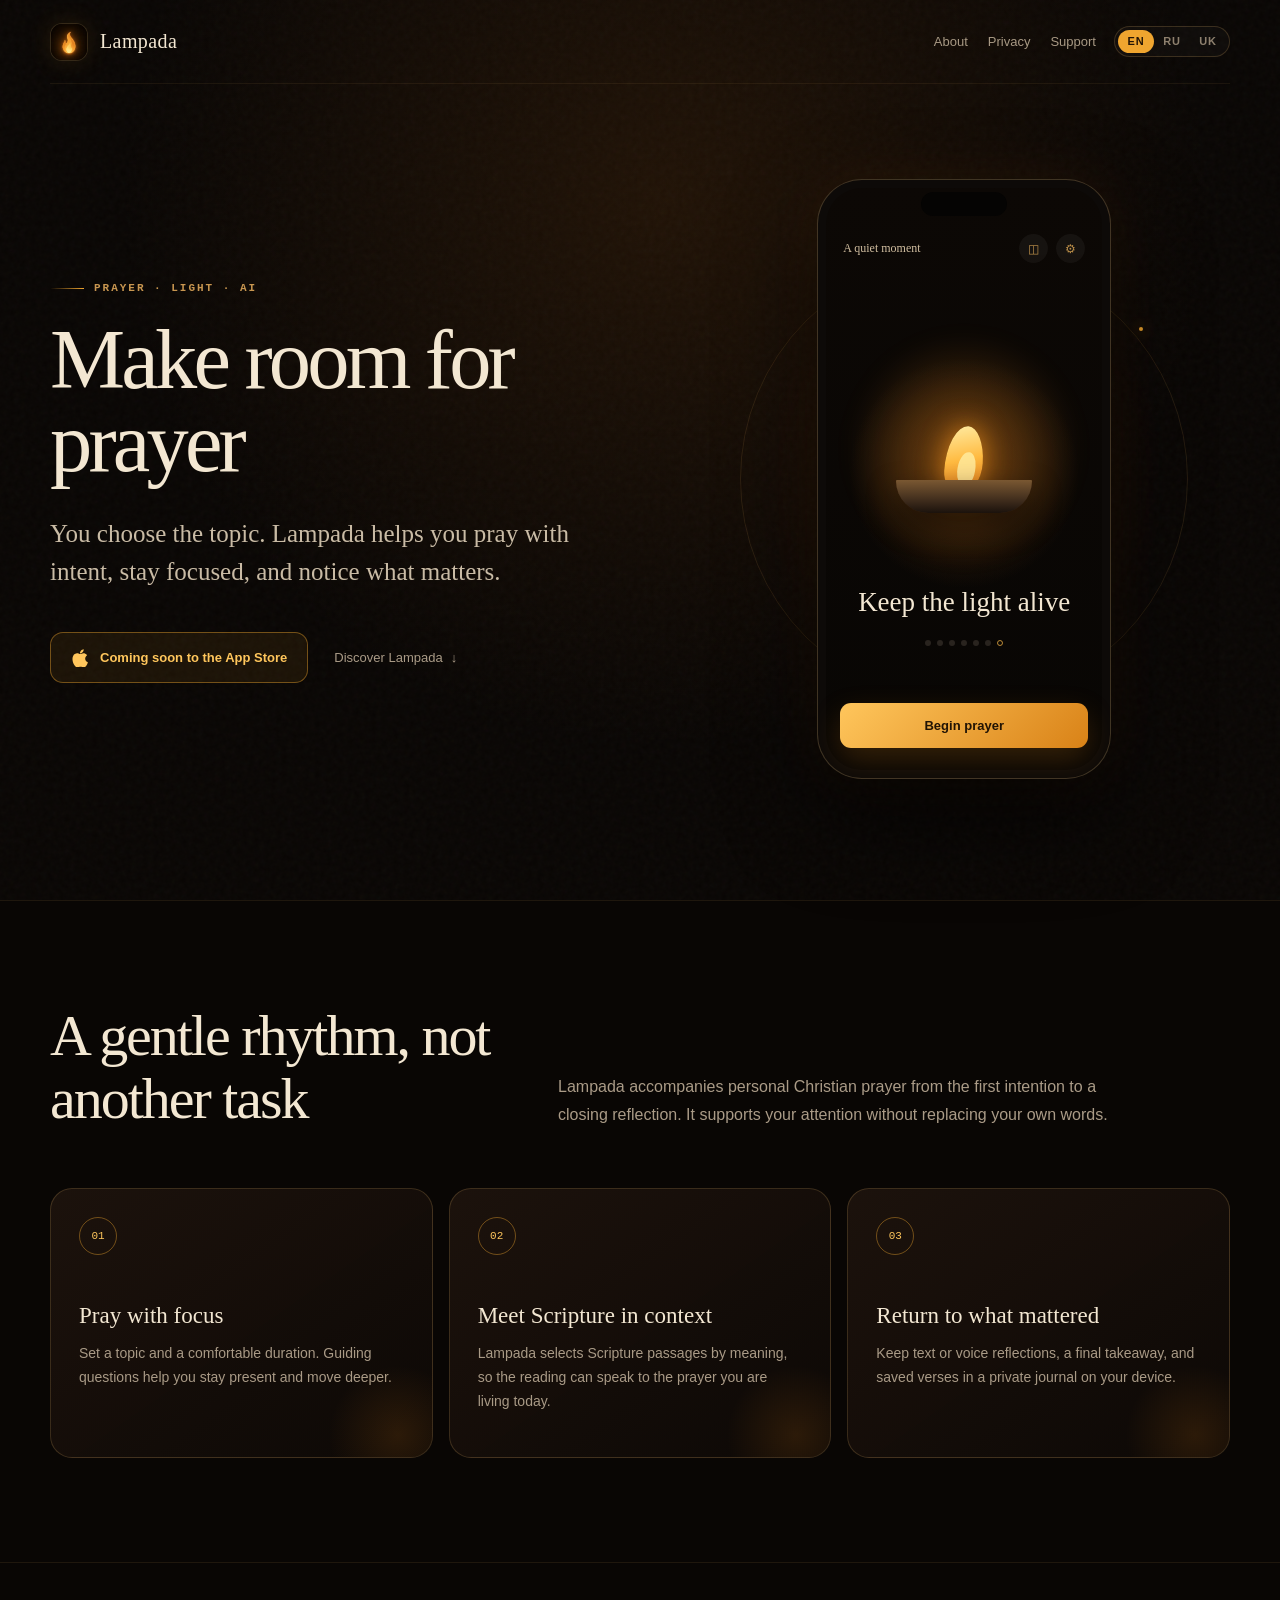
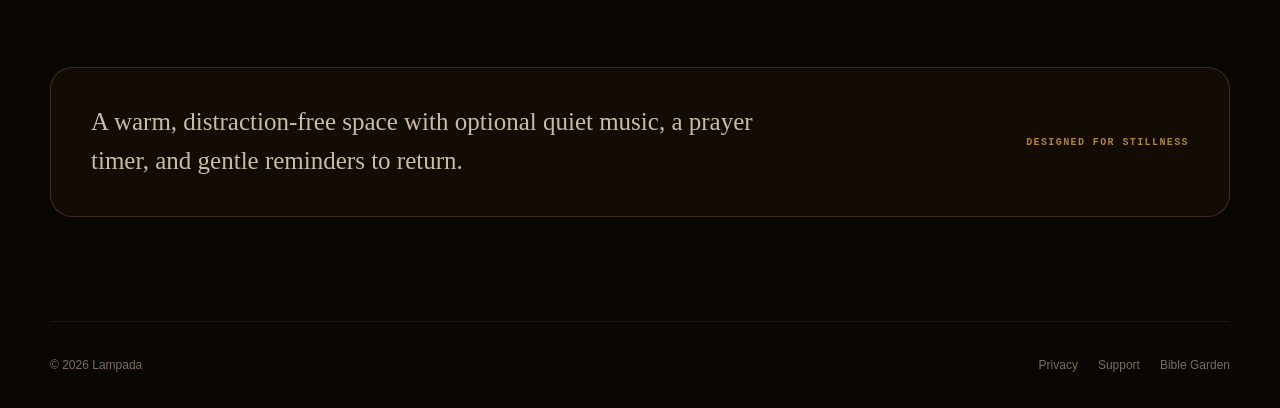
<file: lampada/index.html>
<!doctype html>
<html lang="en">
<head>
    <meta charset="utf-8">
    <meta name="viewport" content="width=device-width, initial-scale=1">
    <title>Lampada — A space for personal prayer</title>
    <meta
        name="description"
        content="Lampada is a mobile app that helps you pray with intent, keep your focus, and return to meaningful thoughts later."
        data-en="Lampada is a mobile app that helps you pray with intent, keep your focus, and return to meaningful thoughts later."
        data-ru="Lampada — мобильное приложение, которое помогает молиться целенаправленно, сохранять фокус и возвращаться к важным мыслям." data-uk="Lampada — мобільний застосунок, що допомагає молитися цілеспрямовано, зберігати зосередженість і повертатися до важливих думок."
    >
    <meta property="og:title" content="Lampada — A space for personal prayer">
    <meta property="og:description" content="Prayer. Light. AI.">
    <meta property="og:image" content="https://lampada.bible.garden/assets/lampada-icon-512.png">
    <meta property="og:type" content="website">
    <meta property="og:url" content="https://lampada.bible.garden/">
    <meta name="theme-color" content="#090604">
    <link rel="canonical" href="https://lampada.bible.garden/">
    <link rel="icon" type="image/png" href="assets/lampada-icon-64.png">
    <link rel="stylesheet" href="assets/styles.css?v=20260905-uk">
    <script src="assets/site.js?v=20260905-uk" defer></script>
</head>
<body
    data-title-en="Lampada — A space for personal prayer"
    data-title-ru="Lampada — пространство для личной молитвы" data-title-uk="Lampada — простір для особистої молитви"
>
    <header class="site-header shell">
        <a class="brand" href="/" aria-label="Lampada home" data-aria-en="Lampada home" data-aria-ru="Главная Lampada" data-aria-uk="Головна Lampada">
            <span class="brand-mark" aria-hidden="true">
                <img src="assets/lampada-icon.webp" width="38" height="38" alt="">
            </span>
            <span class="brand-name">Lampada</span>
        </a>
        <div class="header-tools">
            <nav class="site-nav" aria-label="Primary navigation" data-aria-en="Primary navigation" data-aria-ru="Основная навигация" data-aria-uk="Основна навігація">
                <a href="#purpose" data-i18n data-en="About" data-ru="О приложении" data-uk="Про застосунок">About</a>
                <a href="/privacy" data-i18n data-en="Privacy" data-ru="Конфиденциальность" data-uk="Конфіденційність">Privacy</a>
                <a href="/support" data-i18n data-en="Support" data-ru="Поддержка" data-uk="Підтримка">Support</a>
            </nav>
            <div class="language-switcher" aria-label="Language" data-aria-en="Language" data-aria-ru="Язык" data-aria-uk="Мова">
                <button type="button" data-lang="en" aria-pressed="true">EN</button>
                <button type="button" data-lang="ru" aria-pressed="false">RU</button>
                <button type="button" data-lang="uk" aria-pressed="false">UK</button>
            </div>
        </div>
    </header>

    <main>
        <section class="hero shell" aria-labelledby="hero-title">
            <div class="hero-copy">
                <p class="eyebrow" data-i18n data-en="Prayer · Light · AI" data-ru="Молитва · Свет · ИИ" data-uk="Молитва · Світло · ШІ">Prayer · Light · AI</p>
                <h1 id="hero-title" data-i18n data-en="Make room for prayer" data-ru="Освободи место для молитвы" data-uk="Звільни місце для молитви">Make room for prayer</h1>
                <p
                    class="hero-lead"
                    data-i18n
                    data-en="You choose the topic. Lampada helps you pray with intent, stay focused, and notice what matters."
                    data-ru="Ты выбираешь тему. Lampada помогает молиться целенаправленно, сохранять фокус и замечать главное." data-uk="Ти обираєш тему. Lampada допомагає молитися цілеспрямовано, зберігати зосередженість і помічати головне."
                >You choose the topic. Lampada helps you pray with intent, stay focused, and notice what matters.</p>
                <div class="hero-actions">
                    <span class="availability">
                        <svg viewBox="0 0 24 24" fill="none" aria-hidden="true"><path d="M15.7 4.1c-.9 1.1-2.3 2-3.7 1.9-.2-1.4.5-2.9 1.3-3.8.9-1.1 2.4-1.8 3.6-1.9.2 1.4-.4 2.8-1.2 3.8ZM18.9 12.8c0-3 2.5-4.5 2.6-4.6-1.4-2.1-3.7-2.4-4.5-2.5-1.9-.2-3.7 1.1-4.7 1.1-1 0-2.5-1.1-4.1-1-2.1 0-4.1 1.2-5.2 3.1-2.2 3.8-.6 9.5 1.6 12.6 1.1 1.5 2.3 3.2 4 3.1 1.6-.1 2.2-1 4.2-1s2.5 1 4.2 1c1.7 0 2.8-1.5 3.8-3.1 1.2-1.8 1.7-3.5 1.7-3.6-.1 0-3.6-1.4-3.6-5.1Z" fill="currentColor"/></svg>
                        <span data-i18n data-en="Coming soon to the App Store" data-ru="Скоро в App Store" data-uk="Незабаром в App Store">Coming soon to the App Store</span>
                    </span>
                    <a class="text-link" href="#purpose">
                        <span data-i18n data-en="Discover Lampada" data-ru="Узнать о Lampada" data-uk="Дізнатися про Lampada">Discover Lampada</span>
                        <span aria-hidden="true">↓</span>
                    </a>
                </div>
            </div>

            <div class="hero-art" aria-label="Lampada app preview" data-aria-en="Lampada app preview" data-aria-ru="Предпросмотр приложения Lampada" data-aria-uk="Попередній перегляд застосунку Lampada">
                <div class="orbit" aria-hidden="true"></div>
                <div class="phone" aria-hidden="true">
                    <div class="phone-top">
                        <span data-i18n data-en="A quiet moment" data-ru="Тихий момент" data-uk="Тиха мить">A quiet moment</span>
                        <div class="phone-icons"><span class="phone-icon">◫</span><span class="phone-icon">⚙</span></div>
                    </div>
                    <div class="flame-wrap">
                        <div class="flame-glow"></div>
                        <div class="flame"></div>
                        <div class="lamp-bowl"></div>
                    </div>
                    <div class="phone-copy">
                        <strong data-i18n data-en="Keep the light alive" data-ru="Поддержи огонёк" data-uk="Підтримай вогник">Keep the light alive</strong>
                        <div class="week-dots"><span></span><span></span><span></span><span></span><span></span><span></span><span></span></div>
                    </div>
                    <div class="phone-button" data-i18n data-en="Begin prayer" data-ru="Начать молитву" data-uk="Почати молитву">Begin prayer</div>
                </div>
            </div>
        </section>

        <section class="section" id="purpose" aria-labelledby="purpose-title">
            <div class="shell">
                <div class="section-heading">
                    <h2 id="purpose-title" data-i18n data-en="A gentle rhythm, not another task" data-ru="Мягкий ритм, а не ещё одна задача" data-uk="М’який ритм, а не ще одне завдання">A gentle rhythm, not another task</h2>
                    <p
                        data-i18n
                        data-en="Lampada accompanies personal Christian prayer from the first intention to a closing reflection. It supports your attention without replacing your own words."
                        data-ru="Lampada сопровождает личную христианскую молитву от первого намерения до завершающего размышления. Она поддерживает внимание, не подменяя твои собственные слова." data-uk="Lampada супроводжує особисту християнську молитву від першого наміру до завершального роздуму. Вона підтримує увагу, не підміняючи твоїх власних слів."
                    >Lampada accompanies personal Christian prayer from the first intention to a closing reflection. It supports your attention without replacing your own words.</p>
                </div>

                <div class="features">
                    <article class="feature">
                        <span class="feature-number">01</span>
                        <h3 class="feature-title" data-i18n data-en="Pray with focus" data-ru="Молись осознанно" data-uk="Молися усвідомлено">Pray with focus</h3>
                        <p
                            data-i18n
                            data-en="Set a topic and a comfortable duration. Guiding questions help you stay present and move deeper."
                            data-ru="Задай тему и удобную длительность. Направляющие вопросы помогают оставаться в моменте и идти глубже." data-uk="Обери тему та зручну тривалість. Навідні запитання допомагають залишатися в моменті й заглиблюватися."
                        >Set a topic and a comfortable duration. Guiding questions help you stay present and move deeper.</p>
                    </article>
                    <article class="feature">
                        <span class="feature-number">02</span>
                        <h3 class="feature-title" data-i18n data-en="Meet Scripture in context" data-ru="Встречай Писание в контексте" data-uk="Зустрічай Писання в контексті">Meet Scripture in context</h3>
                        <p
                            data-i18n
                            data-en="Lampada selects Scripture passages by meaning, so the reading can speak to the prayer you are living today."
                            data-ru="Lampada подбирает отрывки Писания по смыслу, чтобы чтение отзывалось на молитву, которой ты живёшь сегодня." data-uk="Lampada добирає уривки Писання за змістом, щоб читання відгукувалося на молитву, якою ти живеш сьогодні."
                        >Lampada selects Scripture passages by meaning, so the reading can speak to the prayer you are living today.</p>
                    </article>
                    <article class="feature">
                        <span class="feature-number">03</span>
                        <h3 class="feature-title" data-i18n data-en="Return to what mattered" data-ru="Возвращайся к главному" data-uk="Повертайся до головного">Return to what mattered</h3>
                        <p
                            data-i18n
                            data-en="Keep text or voice reflections, a final takeaway, and saved verses in a private journal on your device."
                            data-ru="Сохраняй текстовые или голосовые размышления, итог молитвы и избранные стихи в личном дневнике на устройстве." data-uk="Зберігай текстові або голосові роздуми, підсумок молитви й улюблені вірші в особистому щоденнику на пристрої."
                        >Keep text or voice reflections, a final takeaway, and saved verses in a private journal on your device.</p>
                    </article>
                </div>
            </div>
        </section>

        <section class="section">
            <div class="shell">
                <div class="quiet-note">
                    <p
                        data-i18n
                        data-en="A warm, distraction-free space with optional quiet music, a prayer timer, and gentle reminders to return."
                        data-ru="Тёплое пространство без лишнего шума: спокойная музыка, таймер молитвы и мягкие напоминания вернуться." data-uk="Теплий простір без зайвого шуму: спокійна музика, таймер молитви й м’які нагадування повернутися."
                    >A warm, distraction-free space with optional quiet music, a prayer timer, and gentle reminders to return.</p>
                    <span data-i18n data-en="Designed for stillness" data-ru="Создано для тишины" data-uk="Створено для тиші">Designed for stillness</span>
                </div>
            </div>
        </section>
    </main>

    <footer class="site-footer shell">
        <span>© 2026 Lampada</span>
        <div class="footer-links">
            <a href="/privacy" data-i18n data-en="Privacy" data-ru="Конфиденциальность" data-uk="Конфіденційність">Privacy</a>
            <a href="/support" data-i18n data-en="Support" data-ru="Поддержка" data-uk="Підтримка">Support</a>
            <a href="https://bible.garden" data-i18n data-en="Bible Garden" data-ru="Bible Garden" data-uk="Bible Garden">Bible Garden</a>
        </div>
    </footer>
</body>
</html>
</file>
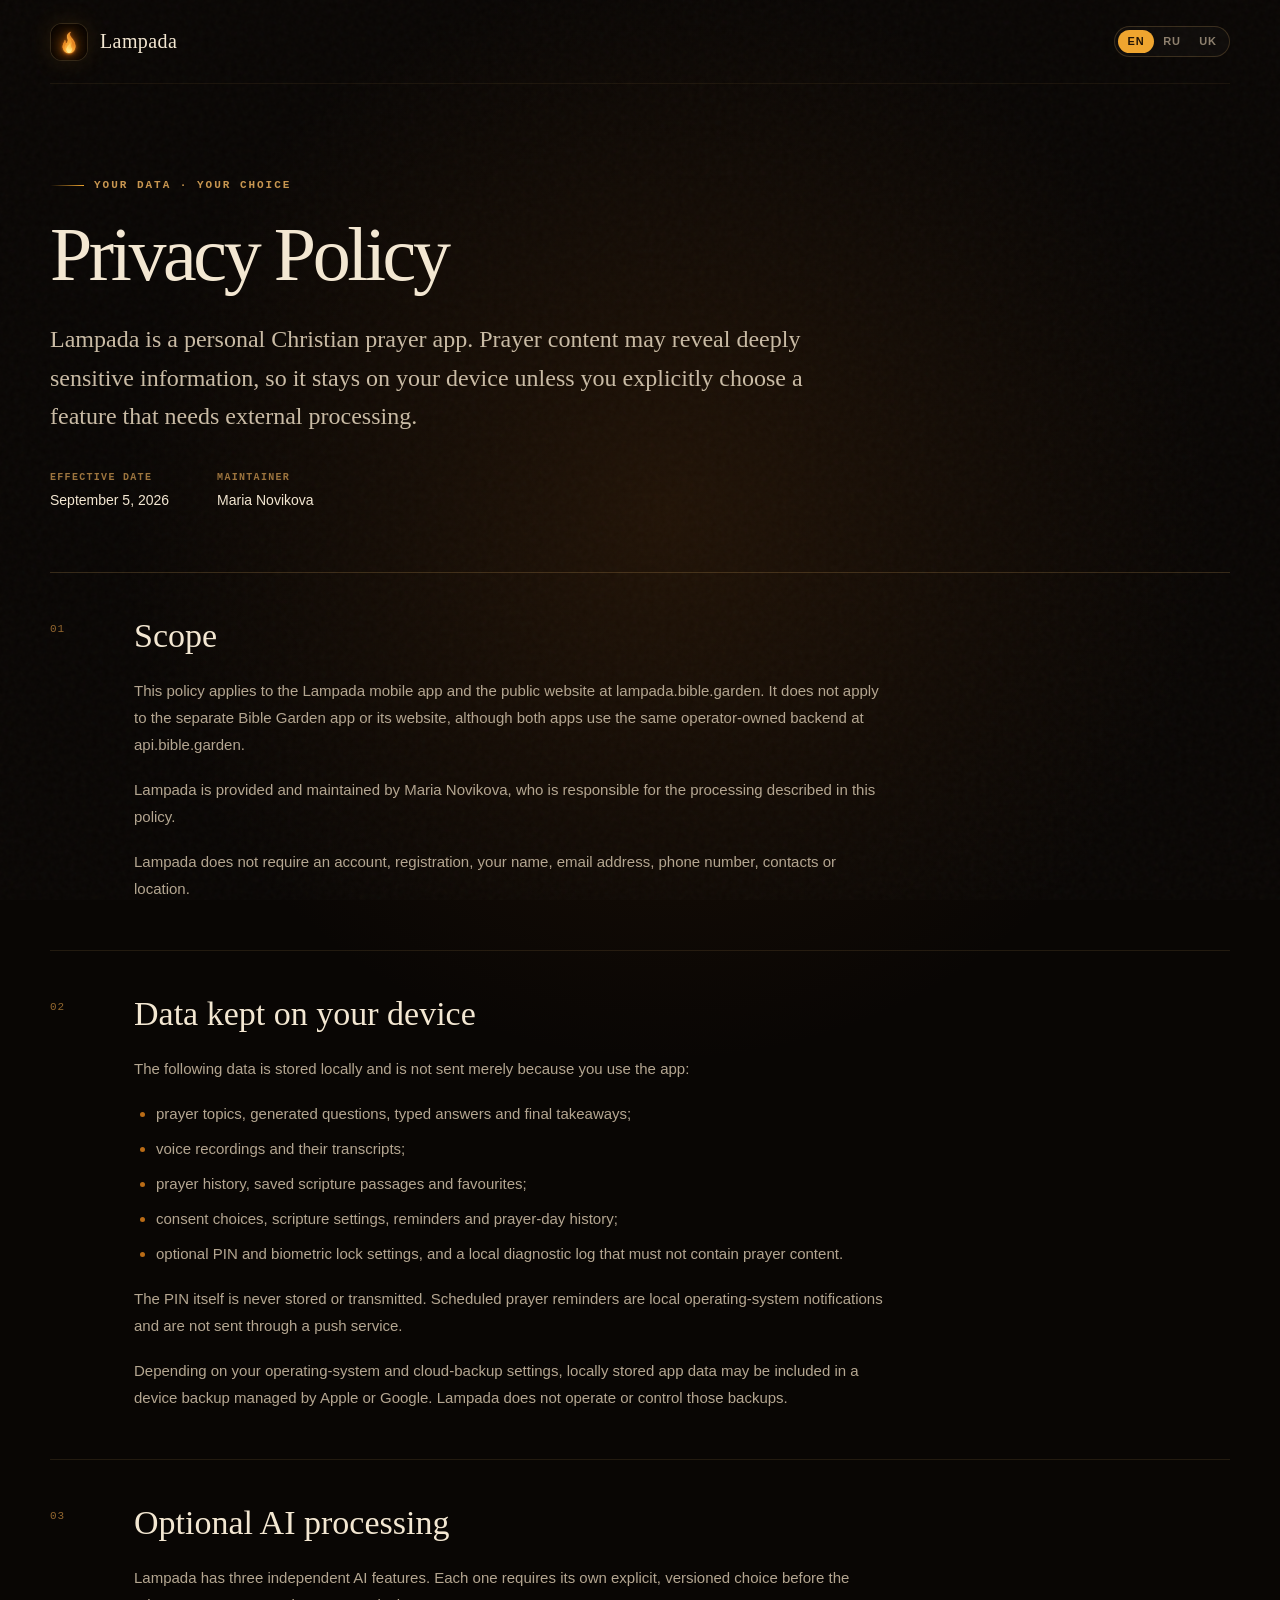
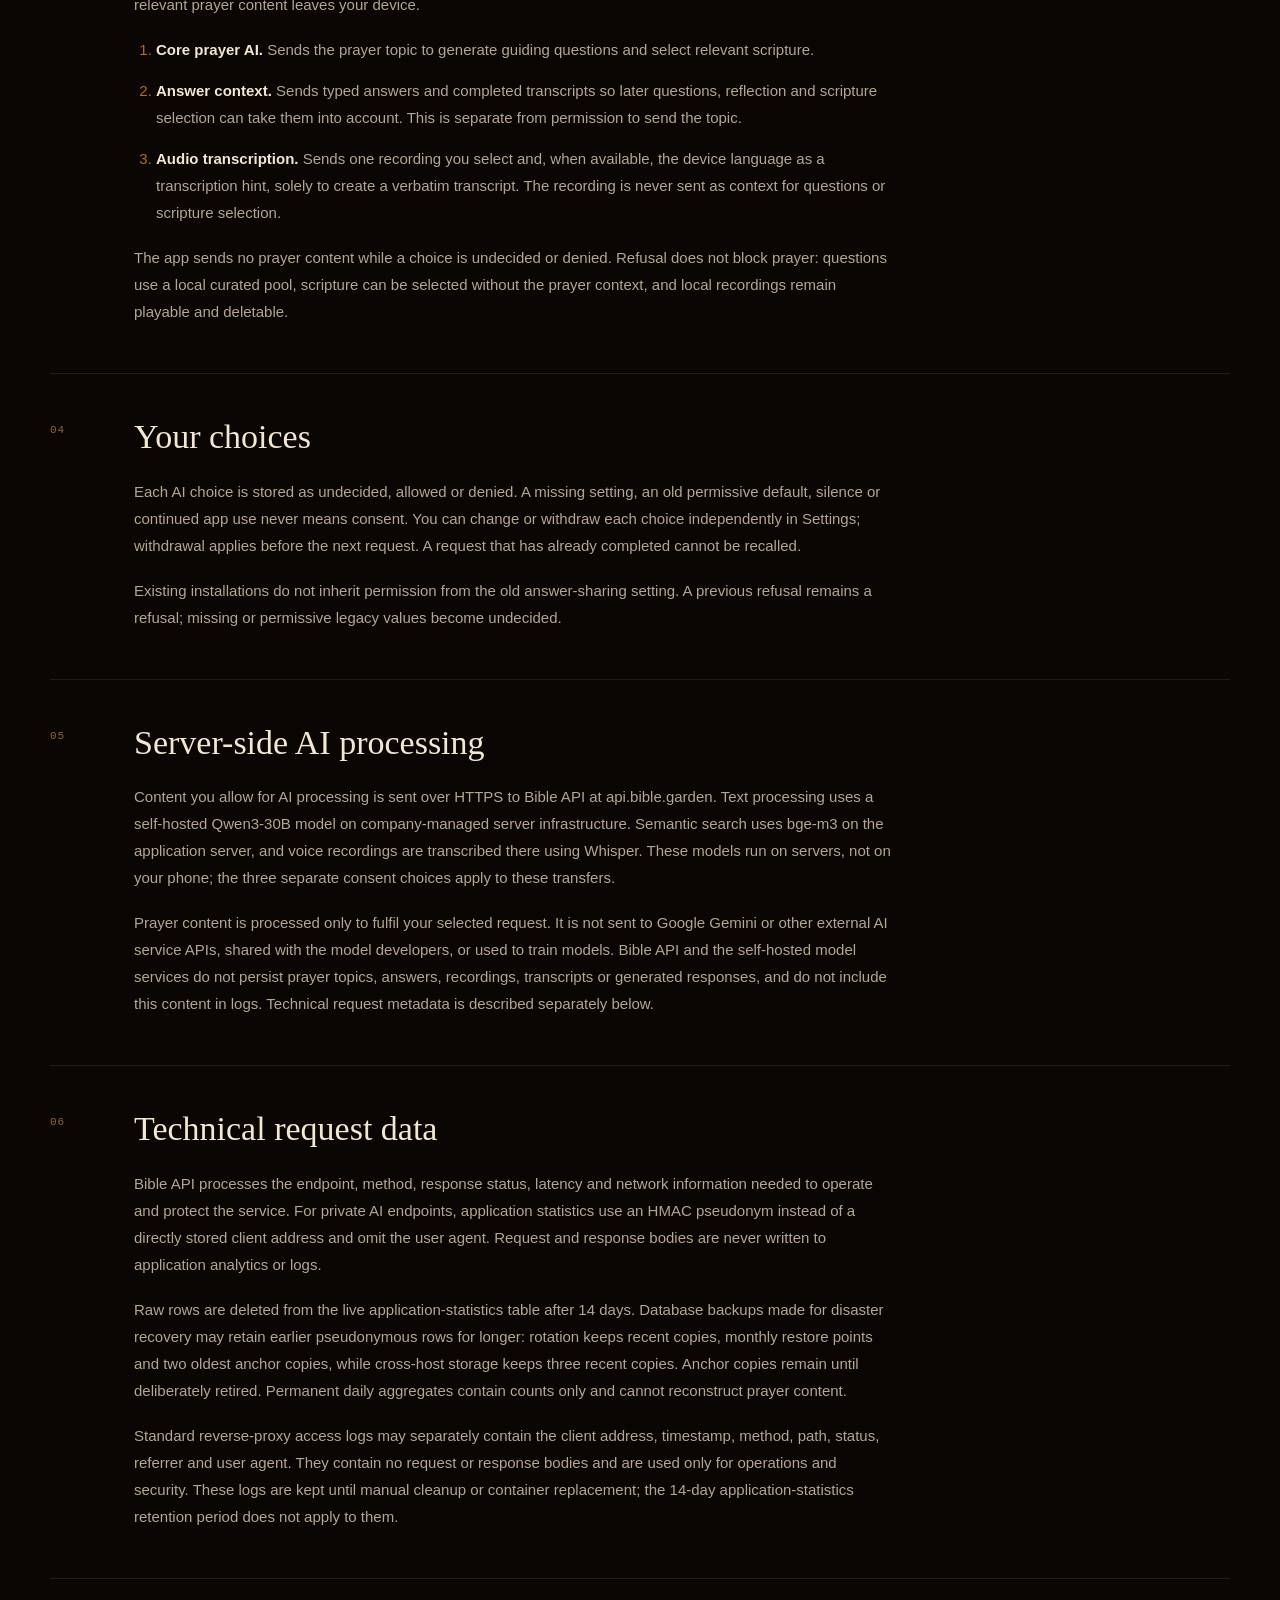
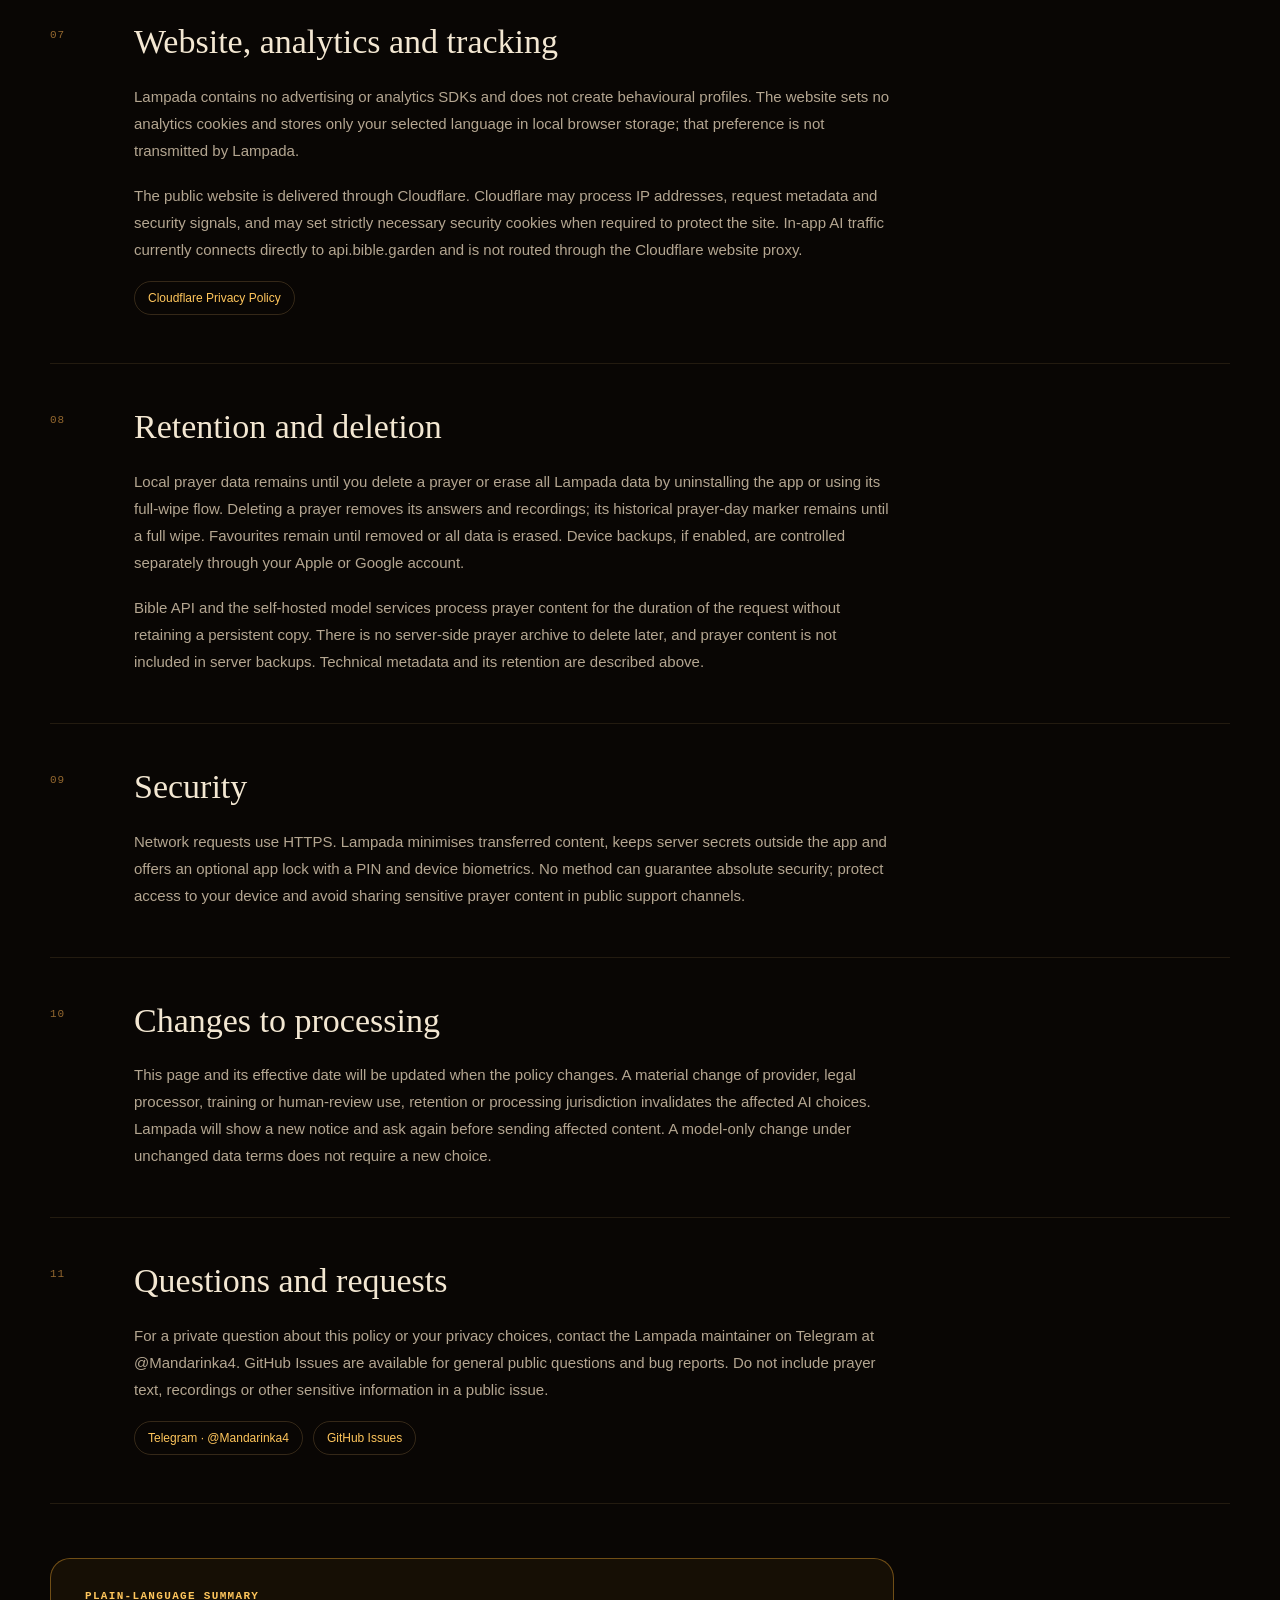
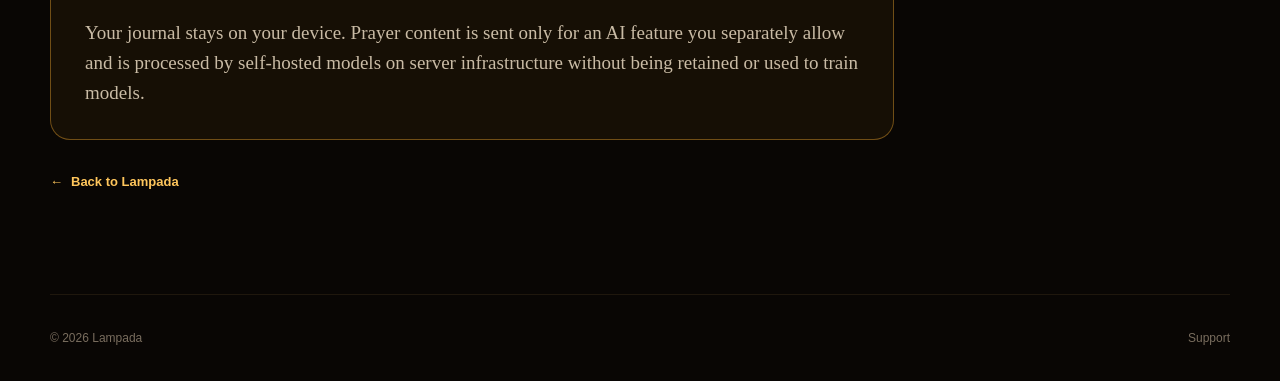
<file: lampada/privacy/index.html>
<!doctype html>
<html lang="en">
<head>
    <meta charset="utf-8">
    <meta name="viewport" content="width=device-width, initial-scale=1">
    <title>Privacy Policy — Lampada</title>
    <meta
        name="description"
        content="Privacy Policy for the Lampada personal prayer app."
        data-en="Privacy Policy for the Lampada personal prayer app."
        data-ru="Политика конфиденциальности приложения для личной молитвы Lampada." data-uk="Політика конфіденційності застосунку для особистої молитви Lampada."
    >
    <meta name="robots" content="index,follow">
    <meta name="theme-color" content="#090604">
    <link rel="canonical" href="https://lampada.bible.garden/privacy">
    <link rel="icon" type="image/png" href="../assets/lampada-icon-64.png">
    <link rel="stylesheet" href="../assets/styles.css?v=20260905-uk">
    <script src="../assets/site.js?v=20260905-uk" defer></script>
</head>
<body data-title-en="Privacy Policy — Lampada" data-title-ru="Политика конфиденциальности — Lampada" data-title-uk="Політика конфіденційності — Lampada">
    <header class="site-header shell">
        <a class="brand" href="/" aria-label="Lampada home" data-aria-en="Lampada home" data-aria-ru="Главная Lampada" data-aria-uk="Головна Lampada">
            <span class="brand-mark" aria-hidden="true">
                <img src="../assets/lampada-icon.webp" width="38" height="38" alt="">
            </span>
            <span class="brand-name">Lampada</span>
        </a>
        <div class="language-switcher" aria-label="Language" data-aria-en="Language" data-aria-ru="Язык" data-aria-uk="Мова">
            <button type="button" data-lang="en" aria-pressed="true">EN</button>
            <button type="button" data-lang="ru" aria-pressed="false">RU</button>
            <button type="button" data-lang="uk" aria-pressed="false">UK</button>
        </div>
    </header>

    <main class="policy-main shell">
        <header class="policy-hero">
            <p class="eyebrow" data-i18n data-en="Your data · Your choice" data-ru="Ваши данные · Ваш выбор" data-uk="Ваші дані · Ваш вибір">Your data · Your choice</p>
            <h1 class="policy-title" data-i18n data-en="Privacy Policy" data-ru="Политика конфиденциальности" data-uk="Політика конфіденційності">Privacy Policy</h1>
            <p
                class="policy-intro"
                data-i18n
                data-en="Lampada is a personal Christian prayer app. Prayer content may reveal deeply sensitive information, so it stays on your device unless you explicitly choose a feature that needs external processing."
                data-ru="Lampada — приложение для личной христианской молитвы. Содержание молитвы может раскрывать глубоко личную информацию, поэтому оно остаётся на вашем устройстве, пока вы явно не выберете функцию, которой нужна внешняя обработка." data-uk="Lampada — застосунок для особистої християнської молитви. Зміст молитви може розкривати глибоко особисту інформацію, тому він залишається на вашому пристрої, доки ви явно не оберете функцію, якій потрібна зовнішня обробка."
            >Lampada is a personal Christian prayer app. Prayer content may reveal deeply sensitive information, so it stays on your device unless you explicitly choose a feature that needs external processing.</p>
            <dl class="policy-meta">
                <div>
                    <dt data-i18n data-en="Effective date" data-ru="Дата вступления в силу" data-uk="Дата набрання чинності">Effective date</dt>
                    <dd data-i18n data-en="September 5, 2026" data-ru="5 сентября 2026 года" data-uk="5 вересня 2026 року">September 5, 2026</dd>
                </div>
                <div>
                    <dt data-i18n data-en="Maintainer" data-ru="Владелец проекта" data-uk="Власниця проєкту">Maintainer</dt>
                    <dd>Maria Novikova</dd>
                </div>
            </dl>
        </header>

        <div class="policy-content">
            <section class="policy-section" aria-labelledby="scope-title">
                <span class="policy-number" aria-hidden="true">01</span>
                <div>
                    <h2 id="scope-title" data-i18n data-en="Scope" data-ru="Область действия" data-uk="Сфера дії">Scope</h2>
                    <p
                        data-i18n
                        data-en="This policy applies to the Lampada mobile app and the public website at lampada.bible.garden. It does not apply to the separate Bible Garden app or its website, although both apps use the same operator-owned backend at api.bible.garden."
                        data-ru="Эта политика относится к мобильному приложению Lampada и публичному сайту lampada.bible.garden. Она не относится к отдельному приложению Bible Garden и его сайту, хотя оба приложения используют общий сервер владельца по адресу api.bible.garden." data-uk="Ця політика стосується мобільного застосунку Lampada та публічного сайту lampada.bible.garden. Вона не стосується окремого застосунку Bible Garden і його сайту, хоча обидва застосунки використовують спільний сервер власника за адресою api.bible.garden."
                    >This policy applies to the Lampada mobile app and the public website at lampada.bible.garden. It does not apply to the separate Bible Garden app or its website, although both apps use the same operator-owned backend at api.bible.garden.</p>
                    <p
                        data-i18n
                        data-en="Lampada is provided and maintained by Maria Novikova, who is responsible for the processing described in this policy."
                        data-ru="Lampada предоставляет и поддерживает Мария Новикова, ответственная за обработку данных, описанную в этой политике." data-uk="Lampada надає та підтримує Марія Новікова, відповідальна за обробку даних, описану в цій політиці."
                    >Lampada is provided and maintained by Maria Novikova, who is responsible for the processing described in this policy.</p>
                    <p
                        data-i18n
                        data-en="Lampada does not require an account, registration, your name, email address, phone number, contacts or location."
                        data-ru="Lampada не требует аккаунта, регистрации, имени, адреса электронной почты, номера телефона, доступа к контактам или геолокации." data-uk="Lampada не потребує облікового запису, реєстрації, імені, адреси електронної пошти, номера телефону, доступу до контактів або геолокації."
                    >Lampada does not require an account, registration, your name, email address, phone number, contacts or location.</p>
                </div>
            </section>

            <section class="policy-section" aria-labelledby="device-title">
                <span class="policy-number" aria-hidden="true">02</span>
                <div>
                    <h2 id="device-title" data-i18n data-en="Data kept on your device" data-ru="Данные на вашем устройстве" data-uk="Дані на вашому пристрої">Data kept on your device</h2>
                    <p
                        data-i18n
                        data-en="The following data is stored locally and is not sent merely because you use the app:"
                        data-ru="Следующие данные хранятся локально и не отправляются только потому, что вы пользуетесь приложением:" data-uk="Наведені нижче дані зберігаються локально й не надсилаються лише тому, що ви користуєтеся застосунком:"
                    >The following data is stored locally and is not sent merely because you use the app:</p>
                    <ul class="policy-list">
                        <li data-i18n data-en="prayer topics, generated questions, typed answers and final takeaways;" data-ru="темы молитв, созданные вопросы, текстовые ответы и итоговые выводы;" data-uk="теми молитов, створені запитання, текстові відповіді та підсумкові висновки;">prayer topics, generated questions, typed answers and final takeaways;</li>
                        <li data-i18n data-en="voice recordings and their transcripts;" data-ru="голосовые записи и их расшифровки;" data-uk="голосові записи та їхні розшифрування;">voice recordings and their transcripts;</li>
                        <li data-i18n data-en="prayer history, saved scripture passages and favourites;" data-ru="история молитв, сохранённые отрывки Писания и избранное;" data-uk="історія молитов, збережені уривки Писання та обране;">prayer history, saved scripture passages and favourites;</li>
                        <li data-i18n data-en="consent choices, scripture settings, reminders and prayer-day history;" data-ru="решения о согласии, настройки Писания, напоминания и история дней молитвы;" data-uk="рішення щодо згоди, налаштування Писання, нагадування та історія днів молитви;">consent choices, scripture settings, reminders and prayer-day history;</li>
                        <li data-i18n data-en="optional PIN and biometric lock settings, and a local diagnostic log that must not contain prayer content." data-ru="настройки необязательной защиты PIN-кодом и биометрией, а также локальный диагностический журнал, который не должен содержать текст молитв." data-uk="налаштування необов’язкового захисту PIN-кодом і біометрією, а також локальний діагностичний журнал, який не повинен містити текстів молитов.">optional PIN and biometric lock settings, and a local diagnostic log that must not contain prayer content.</li>
                    </ul>
                    <p
                        data-i18n
                        data-en="The PIN itself is never stored or transmitted. Scheduled prayer reminders are local operating-system notifications and are not sent through a push service."
                        data-ru="Сам PIN-код никогда не хранится и не передаётся. Напоминания о молитве создаются локально операционной системой и не отправляются через сервис push-уведомлений." data-uk="Сам PIN-код ніколи не зберігається й не передається. Нагадування про молитву створюються локально операційною системою й не надсилаються через сервіс push-сповіщень."
                    >The PIN itself is never stored or transmitted. Scheduled prayer reminders are local operating-system notifications and are not sent through a push service.</p>
                    <p
                        data-i18n
                        data-en="Depending on your operating-system and cloud-backup settings, locally stored app data may be included in a device backup managed by Apple or Google. Lampada does not operate or control those backups."
                        data-ru="В зависимости от настроек операционной системы и облачного резервного копирования локальные данные приложения могут попасть в резервную копию устройства, которой управляет Apple или Google. Lampada не создаёт и не контролирует такие копии." data-uk="Залежно від налаштувань операційної системи та хмарного резервного копіювання локальні дані застосунку можуть потрапити до резервної копії пристрою, якою керує Apple або Google. Lampada не створює й не контролює такі копії."
                    >Depending on your operating-system and cloud-backup settings, locally stored app data may be included in a device backup managed by Apple or Google. Lampada does not operate or control those backups.</p>
                </div>
            </section>

            <section class="policy-section" aria-labelledby="ai-title">
                <span class="policy-number" aria-hidden="true">03</span>
                <div>
                    <h2 id="ai-title" data-i18n data-en="Optional AI processing" data-ru="Необязательная обработка ИИ" data-uk="Необов’язкова обробка ШІ">Optional AI processing</h2>
                    <p
                        data-i18n
                        data-en="Lampada has three independent AI features. Each one requires its own explicit, versioned choice before the relevant prayer content leaves your device."
                        data-ru="В Lampada есть три независимые функции ИИ. Для каждой требуется отдельный явный и версионируемый выбор до того, как соответствующее содержание молитвы покинет устройство." data-uk="У Lampada є три незалежні функції ШІ. Для кожної потрібен окремий явний вибір із фіксацією версії повідомлення про згоду до того, як відповідний зміст молитви залишить пристрій."
                    >Lampada has three independent AI features. Each one requires its own explicit, versioned choice before the relevant prayer content leaves your device.</p>
                    <ol class="policy-list policy-list-ordered">
                        <li>
                            <strong data-i18n data-en="Core prayer AI." data-ru="Основной ИИ молитвы." data-uk="Основний ШІ молитви.">Core prayer AI.</strong>
                            <span data-i18n data-en=" Sends the prayer topic to generate guiding questions and select relevant scripture." data-ru=" Передаёт тему молитвы для создания направляющих вопросов и подбора подходящего отрывка Писания." data-uk=" Передає тему молитви для створення навідних запитань і добору відповідного уривка Писання."> Sends the prayer topic to generate guiding questions and select relevant scripture.</span>
                        </li>
                        <li>
                            <strong data-i18n data-en="Answer context." data-ru="Контекст ответов." data-uk="Контекст відповідей.">Answer context.</strong>
                            <span data-i18n data-en=" Sends typed answers and completed transcripts so later questions, reflection and scripture selection can take them into account. This is separate from permission to send the topic." data-ru=" Передаёт текстовые ответы и готовые расшифровки, чтобы последующие вопросы, размышление и подбор Писания могли их учитывать. Это отдельное разрешение, не связанное автоматически с передачей темы." data-uk=" Передає текстові відповіді та готові розшифрування, щоб подальші запитання, роздум і добір Писання могли їх враховувати. Це окремий дозвіл, який не пов’язаний автоматично з передаванням теми."> Sends typed answers and completed transcripts so later questions, reflection and scripture selection can take them into account. This is separate from permission to send the topic.</span>
                        </li>
                        <li>
                            <strong data-i18n data-en="Audio transcription." data-ru="Расшифровка аудио." data-uk="Розшифрування аудіо.">Audio transcription.</strong>
                            <span data-i18n data-en=" Sends one recording you select and, when available, the device language as a transcription hint, solely to create a verbatim transcript. The recording is never sent as context for questions or scripture selection." data-ru=" Передаёт одну выбранную вами запись и, если доступно, язык устройства как подсказку для распознавания — только для дословной расшифровки. Аудиофайл никогда не передаётся как контекст для вопросов или подбора Писания." data-uk=" Передає один обраний вами запис і, якщо доступно, мову пристрою як підказку для розпізнавання — лише для дослівного розшифрування. Аудіофайл ніколи не передається як контекст для запитань або добору Писання."> Sends one recording you select and, when available, the device language as a transcription hint, solely to create a verbatim transcript. The recording is never sent as context for questions or scripture selection.</span>
                        </li>
                    </ol>
                    <p
                        data-i18n
                        data-en="The app sends no prayer content while a choice is undecided or denied. Refusal does not block prayer: questions use a local curated pool, scripture can be selected without the prayer context, and local recordings remain playable and deletable."
                        data-ru="Приложение не передаёт содержание молитвы, пока решение не принято или передача запрещена. Отказ не блокирует молитву: вопросы берутся из локальной подборки, Писание может выбираться без контекста молитвы, а локальные записи остаются доступными для прослушивания и удаления." data-uk="Застосунок не передає зміст молитви, доки рішення не ухвалено або передавання заборонено. Відмова не блокує молитву: запитання беруться з локальної добірки, Писання може добиратися без контексту молитви, а локальні записи залишаються доступними для прослуховування та видалення."
                    >The app sends no prayer content while a choice is undecided or denied. Refusal does not block prayer: questions use a local curated pool, scripture can be selected without the prayer context, and local recordings remain playable and deletable.</p>
                </div>
            </section>

            <section class="policy-section" aria-labelledby="consent-title">
                <span class="policy-number" aria-hidden="true">04</span>
                <div>
                    <h2 id="consent-title" data-i18n data-en="Your choices" data-ru="Ваш выбор" data-uk="Ваш вибір">Your choices</h2>
                    <p
                        data-i18n
                        data-en="Each AI choice is stored as undecided, allowed or denied. A missing setting, an old permissive default, silence or continued app use never means consent. You can change or withdraw each choice independently in Settings; withdrawal applies before the next request. A request that has already completed cannot be recalled."
                        data-ru="Каждое решение об ИИ хранится как «не выбрано», «разрешено» или «запрещено». Отсутствующая настройка, старое разрешающее значение, молчание или продолжение использования приложения никогда не считаются согласием. Каждое решение можно отдельно изменить или отозвать в Настройках; отзыв действует до следующего запроса. Уже выполненный внешний запрос нельзя отозвать задним числом." data-uk="Кожне рішення щодо ШІ зберігається як «не обрано», «дозволено» або «заборонено». Відсутнє налаштування, старе дозвільне значення, мовчання або подальше користування застосунком ніколи не вважаються згодою. Кожне рішення можна окремо змінити або відкликати в Налаштуваннях; відкликання діє до наступного запиту. Уже виконаний зовнішній запит не можна відкликати заднім числом."
                    >Each AI choice is stored as undecided, allowed or denied. A missing setting, an old permissive default, silence or continued app use never means consent. You can change or withdraw each choice independently in Settings; withdrawal applies before the next request. A request that has already completed cannot be recalled.</p>
                    <p
                        data-i18n
                        data-en="Existing installations do not inherit permission from the old answer-sharing setting. A previous refusal remains a refusal; missing or permissive legacy values become undecided."
                        data-ru="Существующие установки не наследуют разрешение из старой настройки передачи ответов. Предыдущий отказ сохраняется, а отсутствующие или разрешающие старые значения переводятся в состояние «не выбрано»." data-uk="Наявні встановлення не успадковують дозвіл зі старого налаштування передавання відповідей. Попередня відмова зберігається, а відсутні або дозвільні старі значення переходять у стан «не обрано»."
                    >Existing installations do not inherit permission from the old answer-sharing setting. A previous refusal remains a refusal; missing or permissive legacy values become undecided.</p>
                </div>
            </section>

            <section class="policy-section" aria-labelledby="provider-title">
                <span class="policy-number" aria-hidden="true">05</span>
                <div>
                    <h2 id="provider-title" data-i18n data-en="Server-side AI processing" data-ru="Обработка ИИ на серверах" data-uk="Обробка ШІ на серверах">Server-side AI processing</h2>
                    <p
                        data-i18n
                        data-en="Content you allow for AI processing is sent over HTTPS to Bible API at api.bible.garden. Text processing uses a self-hosted Qwen3-30B model on company-managed server infrastructure. Semantic search uses bge-m3 on the application server, and voice recordings are transcribed there using Whisper. These models run on servers, not on your phone; the three separate consent choices apply to these transfers."
                        data-ru="Данные, обработку которых ИИ вы разрешили, передаются по HTTPS в Bible API по адресу api.bible.garden. Тексты обрабатывает самостоятельно размещённая модель Qwen3-30B на серверной инфраструктуре под управлением компании. Для смыслового поиска на сервере приложения используется bge-m3, а для расшифровки голосовых записей — Whisper. Эти модели работают на серверах, а не на вашем телефоне; к передаче данных применяются три отдельных согласия." data-uk="Дані, обробку яких ШІ ви дозволили, передаються через HTTPS до Bible API за адресою api.bible.garden. Тексти обробляє самостійно розміщена модель Qwen3-30B на серверній інфраструктурі під керуванням компанії. Для смислового пошуку на сервері застосунку використовується bge-m3, а для розшифрування голосових записів — Whisper. Ці моделі працюють на серверах, а не на вашому телефоні; до передавання даних застосовуються три окремі згоди."
                    >Content you allow for AI processing is sent over HTTPS to Bible API at api.bible.garden. Text processing uses a self-hosted Qwen3-30B model on company-managed server infrastructure. Semantic search uses bge-m3 on the application server, and voice recordings are transcribed there using Whisper. These models run on servers, not on your phone; the three separate consent choices apply to these transfers.</p>
                    <p
                        data-i18n
                        data-en="Prayer content is processed only to fulfil your selected request. It is not sent to Google Gemini or other external AI service APIs, shared with the model developers, or used to train models. Bible API and the self-hosted model services do not persist prayer topics, answers, recordings, transcripts or generated responses, and do not include this content in logs. Technical request metadata is described separately below."
                        data-ru="Содержание молитвы обрабатывается только для выполнения выбранного вами запроса. Оно не отправляется в Google Gemini или API других внешних AI-сервисов, не передаётся разработчикам моделей и не используется для обучения моделей. Bible API и сервисы самостоятельно размещённых моделей не сохраняют темы молитв, ответы, записи, расшифровки или созданные ответы ИИ и не включают это содержание в журналы. Технические данные запросов описаны отдельно ниже." data-uk="Зміст молитви обробляється лише для виконання обраного вами запиту. Він не надсилається до Google Gemini або API інших зовнішніх AI-сервісів, не передається розробникам моделей і не використовується для навчання моделей. Bible API та сервіси самостійно розміщених моделей не зберігають теми молитов, відповіді, записи, розшифрування або створені відповіді ШІ й не включають цей зміст до журналів. Технічні дані запитів описано окремо нижче."
                    >Prayer content is processed only to fulfil your selected request. It is not sent to Google Gemini or other external AI service APIs, shared with the model developers, or used to train models. Bible API and the self-hosted model services do not persist prayer topics, answers, recordings, transcripts or generated responses, and do not include this content in logs. Technical request metadata is described separately below.</p>
                </div>
            </section>

            <section class="policy-section" aria-labelledby="metadata-title">
                <span class="policy-number" aria-hidden="true">06</span>
                <div>
                    <h2 id="metadata-title" data-i18n data-en="Technical request data" data-ru="Технические данные запросов" data-uk="Технічні дані запитів">Technical request data</h2>
                    <p
                        data-i18n
                        data-en="Bible API processes the endpoint, method, response status, latency and network information needed to operate and protect the service. For private AI endpoints, application statistics use an HMAC pseudonym instead of a directly stored client address and omit the user agent. Request and response bodies are never written to application analytics or logs."
                        data-ru="Bible API обрабатывает адрес метода, HTTP-метод, статус ответа, задержку и сетевую информацию, необходимые для работы и защиты сервиса. Для приватных AI-методов статистика приложения использует HMAC-псевдоним вместо прямого хранения адреса клиента и не сохраняет User-Agent. Тела запросов и ответов никогда не записываются в аналитику приложения или его журналы." data-uk="Bible API обробляє адресу методу, HTTP-метод, статус відповіді, затримку й мережеву інформацію, необхідні для роботи та захисту сервісу. Для приватних AI-методів статистика застосунку використовує HMAC-псевдонім замість прямого зберігання адреси клієнта й не зберігає User-Agent. Тіла запитів і відповідей ніколи не записуються до аналітики застосунку або його журналів."
                    >Bible API processes the endpoint, method, response status, latency and network information needed to operate and protect the service. For private AI endpoints, application statistics use an HMAC pseudonym instead of a directly stored client address and omit the user agent. Request and response bodies are never written to application analytics or logs.</p>
                    <p
                        data-i18n
                        data-en="Raw rows are deleted from the live application-statistics table after 14 days. Database backups made for disaster recovery may retain earlier pseudonymous rows for longer: rotation keeps recent copies, monthly restore points and two oldest anchor copies, while cross-host storage keeps three recent copies. Anchor copies remain until deliberately retired. Permanent daily aggregates contain counts only and cannot reconstruct prayer content."
                        data-ru="Исходные строки удаляются из рабочей таблицы статистики приложения через 14 дней. Резервные копии для аварийного восстановления могут хранить более старые псевдонимизированные строки дольше: ротация сохраняет свежие копии, месячные точки восстановления и две самые старые опорные копии, а перекрёстное хранение между серверами — три свежие копии. Опорные копии хранятся до осознанного вывода из эксплуатации. Постоянные суточные агрегаты содержат только счётчики и не позволяют восстановить содержание молитвы." data-uk="Первинні рядки видаляються з робочої таблиці статистики застосунку через 14 днів. Резервні копії для аварійного відновлення можуть зберігати старіші псевдонімізовані рядки довше: ротація зберігає свіжі копії, місячні точки відновлення та дві найстаріші опорні копії, а перехресне зберігання між серверами — три свіжі копії. Опорні копії зберігаються до свідомого виведення з експлуатації. Постійні добові агрегати містять лише лічильники й не дають змоги відновити зміст молитви."
                    >Raw rows are deleted from the live application-statistics table after 14 days. Database backups made for disaster recovery may retain earlier pseudonymous rows for longer: rotation keeps recent copies, monthly restore points and two oldest anchor copies, while cross-host storage keeps three recent copies. Anchor copies remain until deliberately retired. Permanent daily aggregates contain counts only and cannot reconstruct prayer content.</p>
                    <p
                        data-i18n
                        data-en="Standard reverse-proxy access logs may separately contain the client address, timestamp, method, path, status, referrer and user agent. They contain no request or response bodies and are used only for operations and security. These logs are kept until manual cleanup or container replacement; the 14-day application-statistics retention period does not apply to them."
                        data-ru="Стандартные журналы доступа reverse proxy могут отдельно содержать адрес клиента, время, HTTP-метод, путь, статус, referrer и User-Agent. Они не содержат тел запросов и ответов и используются только для эксплуатации и безопасности. Эти журналы хранятся до ручной очистки или замены контейнера; срок 14 дней для статистики приложения на них не распространяется." data-uk="Стандартні журнали доступу reverse proxy можуть окремо містити адресу клієнта, час, HTTP-метод, шлях, статус, referrer і User-Agent. Вони не містять тіл запитів і відповідей та використовуються лише для експлуатації й безпеки. Ці журнали зберігаються до ручного очищення або заміни контейнера; строк 14 днів для статистики застосунку на них не поширюється."
                    >Standard reverse-proxy access logs may separately contain the client address, timestamp, method, path, status, referrer and user agent. They contain no request or response bodies and are used only for operations and security. These logs are kept until manual cleanup or container replacement; the 14-day application-statistics retention period does not apply to them.</p>
                </div>
            </section>

            <section class="policy-section" aria-labelledby="website-title">
                <span class="policy-number" aria-hidden="true">07</span>
                <div>
                    <h2 id="website-title" data-i18n data-en="Website, analytics and tracking" data-ru="Сайт, аналитика и отслеживание" data-uk="Сайт, аналітика та відстеження">Website, analytics and tracking</h2>
                    <p
                        data-i18n
                        data-en="Lampada contains no advertising or analytics SDKs and does not create behavioural profiles. The website sets no analytics cookies and stores only your selected language in local browser storage; that preference is not transmitted by Lampada."
                        data-ru="Lampada не содержит рекламы или SDK аналитики и не создаёт поведенческие профили. Сайт не устанавливает аналитические cookie и хранит в локальном хранилище браузера только выбранный язык; Lampada не передаёт эту настройку." data-uk="Lampada не містить реклами або SDK аналітики й не створює поведінкових профілів. Сайт не встановлює аналітичних cookie та зберігає в локальному сховищі браузера лише обрану мову; Lampada не передає це налаштування."
                    >Lampada contains no advertising or analytics SDKs and does not create behavioural profiles. The website sets no analytics cookies and stores only your selected language in local browser storage; that preference is not transmitted by Lampada.</p>
                    <p
                        data-i18n
                        data-en="The public website is delivered through Cloudflare. Cloudflare may process IP addresses, request metadata and security signals, and may set strictly necessary security cookies when required to protect the site. In-app AI traffic currently connects directly to api.bible.garden and is not routed through the Cloudflare website proxy."
                        data-ru="Публичный сайт доставляется через Cloudflare. Cloudflare может обрабатывать IP-адреса, метаданные запросов и сигналы безопасности, а при необходимости защиты сайта — устанавливать строго необходимые cookie безопасности. AI-трафик мобильного приложения сейчас подключается напрямую к api.bible.garden и не проходит через Cloudflare-прокси сайта." data-uk="Публічний сайт доставляється через Cloudflare. Cloudflare може обробляти IP-адреси, метадані запитів і сигнали безпеки, а за потреби захисту сайту — встановлювати суворо необхідні cookie безпеки. AI-трафік мобільного застосунку зараз підключається безпосередньо до api.bible.garden і не проходить через Cloudflare-проксі сайту."
                    >The public website is delivered through Cloudflare. Cloudflare may process IP addresses, request metadata and security signals, and may set strictly necessary security cookies when required to protect the site. In-app AI traffic currently connects directly to api.bible.garden and is not routed through the Cloudflare website proxy.</p>
                    <div class="policy-links">
                        <a href="https://www.cloudflare.com/privacypolicy/" target="_blank" rel="noopener noreferrer">Cloudflare Privacy Policy</a>
                    </div>
                </div>
            </section>

            <section class="policy-section" aria-labelledby="deletion-title">
                <span class="policy-number" aria-hidden="true">08</span>
                <div>
                    <h2 id="deletion-title" data-i18n data-en="Retention and deletion" data-ru="Хранение и удаление" data-uk="Зберігання та видалення">Retention and deletion</h2>
                    <p
                        data-i18n
                        data-en="Local prayer data remains until you delete a prayer or erase all Lampada data by uninstalling the app or using its full-wipe flow. Deleting a prayer removes its answers and recordings; its historical prayer-day marker remains until a full wipe. Favourites remain until removed or all data is erased. Device backups, if enabled, are controlled separately through your Apple or Google account."
                        data-ru="Локальные данные молитвы хранятся, пока вы не удалите молитву или все данные Lampada, удалив приложение либо воспользовавшись полным стиранием. При удалении молитвы удаляются её ответы и записи; отметка исторического дня молитвы остаётся до полного стирания. Избранное хранится, пока вы не удалите его или все данные приложения. Резервные копии устройства, если они включены, управляются отдельно через аккаунт Apple или Google." data-uk="Локальні дані молитви зберігаються, доки ви не видалите молитву або всі дані Lampada, видаливши застосунок чи скориставшись повним стиранням. Під час видалення молитви видаляються її відповіді та записи; позначка історичного дня молитви залишається до повного стирання. Обране зберігається, доки ви не видалите його або всі дані застосунку. Резервні копії пристрою, якщо вони ввімкнені, керуються окремо через обліковий запис Apple або Google."
                    >Local prayer data remains until you delete a prayer or erase all Lampada data by uninstalling the app or using its full-wipe flow. Deleting a prayer removes its answers and recordings; its historical prayer-day marker remains until a full wipe. Favourites remain until removed or all data is erased. Device backups, if enabled, are controlled separately through your Apple or Google account.</p>
                    <p
                        data-i18n
                        data-en="Bible API and the self-hosted model services process prayer content for the duration of the request without retaining a persistent copy. There is no server-side prayer archive to delete later, and prayer content is not included in server backups. Technical metadata and its retention are described above."
                        data-ru="Bible API и сервисы самостоятельно размещённых моделей обрабатывают содержание молитвы на время выполнения запроса без сохранения постоянной копии. Серверного архива молитв для последующего удаления нет, и содержание молитв не включается в серверные резервные копии. Технические данные и сроки их хранения описаны выше." data-uk="Bible API та сервіси самостійно розміщених моделей обробляють зміст молитви протягом виконання запиту без збереження постійної копії. Серверного архіву молитов для подальшого видалення немає, і зміст молитов не включається до серверних резервних копій. Технічні дані та строки їх зберігання описано вище."
                    >Bible API and the self-hosted model services process prayer content for the duration of the request without retaining a persistent copy. There is no server-side prayer archive to delete later, and prayer content is not included in server backups. Technical metadata and its retention are described above.</p>
                </div>
            </section>

            <section class="policy-section" aria-labelledby="security-title">
                <span class="policy-number" aria-hidden="true">09</span>
                <div>
                    <h2 id="security-title" data-i18n data-en="Security" data-ru="Безопасность" data-uk="Безпека">Security</h2>
                    <p
                        data-i18n
                        data-en="Network requests use HTTPS. Lampada minimises transferred content, keeps server secrets outside the app and offers an optional app lock with a PIN and device biometrics. No method can guarantee absolute security; protect access to your device and avoid sharing sensitive prayer content in public support channels."
                        data-ru="Сетевые запросы используют HTTPS. Lampada минимизирует передаваемые данные, не хранит серверные секреты в приложении и предлагает необязательную блокировку PIN-кодом и биометрией устройства. Ни один способ не гарантирует абсолютную безопасность; защищайте доступ к устройству и не публикуйте чувствительное содержание молитв в открытых каналах поддержки." data-uk="Мережеві запити використовують HTTPS. Lampada мінімізує передані дані, не зберігає серверні секрети в застосунку та пропонує необов’язкове блокування PIN-кодом і біометрією пристрою. Жоден спосіб не гарантує абсолютної безпеки; захищайте доступ до пристрою й не публікуйте чутливий зміст молитов у відкритих каналах підтримки."
                    >Network requests use HTTPS. Lampada minimises transferred content, keeps server secrets outside the app and offers an optional app lock with a PIN and device biometrics. No method can guarantee absolute security; protect access to your device and avoid sharing sensitive prayer content in public support channels.</p>
                </div>
            </section>

            <section class="policy-section" aria-labelledby="changes-title">
                <span class="policy-number" aria-hidden="true">10</span>
                <div>
                    <h2 id="changes-title" data-i18n data-en="Changes to processing" data-ru="Изменения обработки" data-uk="Зміни обробки">Changes to processing</h2>
                    <p
                        data-i18n
                        data-en="This page and its effective date will be updated when the policy changes. A material change of provider, legal processor, training or human-review use, retention or processing jurisdiction invalidates the affected AI choices. Lampada will show a new notice and ask again before sending affected content. A model-only change under unchanged data terms does not require a new choice."
                        data-ru="При изменении политики обновляются эта страница и дата её вступления в силу. Существенная смена поставщика, юридического обработчика, использования для обучения или проверки людьми, срока хранения либо юрисдикции обработки отменяет затронутые решения об ИИ. Lampada покажет новое уведомление и снова запросит выбор до передачи данных. Смена только модели при неизменных условиях обработки не требует нового выбора." data-uk="У разі зміни політики оновлюються ця сторінка й дата набрання нею чинності. Істотна зміна постачальника, юридичного обробника, використання для навчання або перевірки людьми, строку зберігання чи юрисдикції обробки скасовує відповідні рішення щодо ШІ. Lampada покаже нове повідомлення й знову запитає ваш вибір до передавання даних. Зміна лише моделі за незмінних умов обробки не потребує нового вибору."
                    >This page and its effective date will be updated when the policy changes. A material change of provider, legal processor, training or human-review use, retention or processing jurisdiction invalidates the affected AI choices. Lampada will show a new notice and ask again before sending affected content. A model-only change under unchanged data terms does not require a new choice.</p>
                </div>
            </section>

            <section class="policy-section" aria-labelledby="contact-title">
                <span class="policy-number" aria-hidden="true">11</span>
                <div>
                    <h2 id="contact-title" data-i18n data-en="Questions and requests" data-ru="Вопросы и обращения" data-uk="Запитання та звернення">Questions and requests</h2>
                    <p
                        data-i18n
                        data-en="For a private question about this policy or your privacy choices, contact the Lampada maintainer on Telegram at @Mandarinka4. GitHub Issues are available for general public questions and bug reports. Do not include prayer text, recordings or other sensitive information in a public issue."
                        data-ru="Для приватного вопроса об этой политике или настройках конфиденциальности свяжитесь с владельцем Lampada в Telegram: @Mandarinka4. GitHub Issues предназначены для общих публичных вопросов и сообщений об ошибках. Не публикуйте в открытом обращении текст молитвы, записи или другую чувствительную информацию." data-uk="Для приватного запитання про цю політику або налаштування конфіденційності зв’яжіться з власницею Lampada в Telegram: @Mandarinka4. GitHub Issues призначені для загальних публічних запитань і повідомлень про помилки. Не публікуйте у відкритому зверненні текст молитви, записи або іншу чутливу інформацію."
                    >For a private question about this policy or your privacy choices, contact the Lampada maintainer on Telegram at @Mandarinka4. GitHub Issues are available for general public questions and bug reports. Do not include prayer text, recordings or other sensitive information in a public issue.</p>
                    <div class="policy-links">
                        <a href="https://t.me/Mandarinka4" target="_blank" rel="noopener noreferrer">Telegram · @Mandarinka4</a>
                        <a href="https://github.com/BibleGarden/Lampada-Mobile/issues" target="_blank" rel="noopener noreferrer">GitHub Issues</a>
                    </div>
                </div>
            </section>
        </div>

        <div class="policy-note">
            <strong data-i18n data-en="Plain-language summary" data-ru="Кратко простыми словами" data-uk="Коротко простими словами">Plain-language summary</strong>
            <p
                data-i18n
                data-en="Your journal stays on your device. Prayer content is sent only for an AI feature you separately allow and is processed by self-hosted models on server infrastructure without being retained or used to train models."
                data-ru="Ваш дневник остаётся на устройстве. Содержание молитвы передаётся только для отдельно разрешённой вами AI-функции и обрабатывается самостоятельно размещёнными моделями на серверной инфраструктуре без сохранения и использования для обучения моделей." data-uk="Ваш щоденник залишається на пристрої. Зміст молитви передається лише для окремо дозволеної вами AI-функції та обробляється самостійно розміщеними моделями на серверній інфраструктурі без зберігання й використання для навчання моделей."
            >Your journal stays on your device. Prayer content is sent only for an AI feature you separately allow and is processed by self-hosted models on server infrastructure without being retained or used to train models.</p>
        </div>

        <a class="back-link policy-back" href="/"><span aria-hidden="true">←</span><span data-i18n data-en="Back to Lampada" data-ru="Вернуться к Lampada" data-uk="Повернутися до Lampada">Back to Lampada</span></a>
    </main>

    <footer class="site-footer shell">
        <span>© 2026 Lampada</span>
        <div class="footer-links"><a href="/support" data-i18n data-en="Support" data-ru="Поддержка" data-uk="Підтримка">Support</a></div>
    </footer>
</body>
</html>
</file>
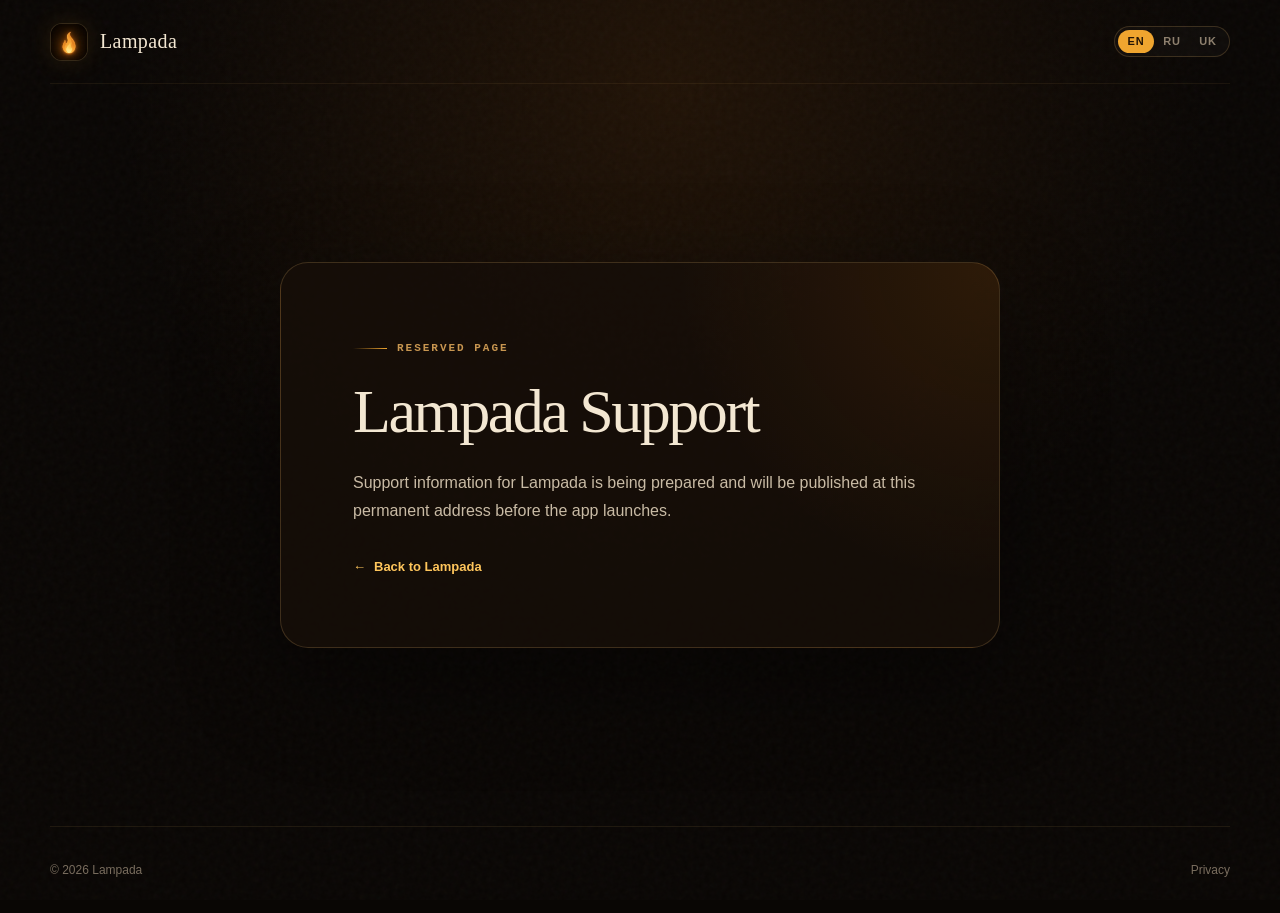
<file: lampada/support/index.html>
<!doctype html>
<html lang="en">
<head>
    <meta charset="utf-8">
    <meta name="viewport" content="width=device-width, initial-scale=1">
    <title>Support — Lampada</title>
    <meta
        name="description"
        content="The future home of Lampada support."
        data-en="The future home of Lampada support."
        data-ru="Здесь будет опубликована информация о поддержке Lampada." data-uk="Тут буде опубліковано інформацію про підтримку Lampada."
    >
    <meta name="robots" content="noindex">
    <meta name="theme-color" content="#090604">
    <link rel="canonical" href="https://lampada.bible.garden/support">
    <link rel="icon" type="image/png" href="../assets/lampada-icon-64.png">
    <link rel="stylesheet" href="../assets/styles.css?v=20260905-uk">
    <script src="../assets/site.js?v=20260905-uk" defer></script>
</head>
<body data-title-en="Support — Lampada" data-title-ru="Поддержка — Lampada" data-title-uk="Підтримка — Lampada">
    <header class="site-header shell">
        <a class="brand" href="/" aria-label="Lampada home" data-aria-en="Lampada home" data-aria-ru="Главная Lampada" data-aria-uk="Головна Lampada">
            <span class="brand-mark" aria-hidden="true">
                <img src="../assets/lampada-icon.webp" width="38" height="38" alt="">
            </span>
            <span class="brand-name">Lampada</span>
        </a>
        <div class="language-switcher" aria-label="Language" data-aria-en="Language" data-aria-ru="Язык" data-aria-uk="Мова">
            <button type="button" data-lang="en" aria-pressed="true">EN</button>
            <button type="button" data-lang="ru" aria-pressed="false">RU</button>
            <button type="button" data-lang="uk" aria-pressed="false">UK</button>
        </div>
    </header>

    <main class="placeholder-main shell">
        <article class="placeholder-card">
            <p class="eyebrow" data-i18n data-en="Reserved page" data-ru="Страница зарезервирована" data-uk="Сторінку зарезервовано">Reserved page</p>
            <h1 class="placeholder-title" data-i18n data-en="Lampada Support" data-ru="Поддержка Lampada" data-uk="Підтримка Lampada">Lampada Support</h1>
            <p
                class="placeholder-text"
                data-i18n
                data-en="Support information for Lampada is being prepared and will be published at this permanent address before the app launches."
                data-ru="Информация о поддержке Lampada готовится и будет опубликована по этому постоянному адресу до запуска приложения." data-uk="Інформація про підтримку Lampada готується й буде опублікована за цією постійною адресою до запуску застосунку."
            >Support information for Lampada is being prepared and will be published at this permanent address before the app launches.</p>
            <a class="back-link" href="/"><span aria-hidden="true">←</span><span data-i18n data-en="Back to Lampada" data-ru="Вернуться к Lampada" data-uk="Повернутися до Lampada">Back to Lampada</span></a>
        </article>
    </main>

    <footer class="site-footer shell">
        <span>© 2026 Lampada</span>
        <div class="footer-links"><a href="/privacy" data-i18n data-en="Privacy" data-ru="Конфиденциальность" data-uk="Конфіденційність">Privacy</a></div>
    </footer>
</body>
</html>
</file>
<file: lampada/assets/styles.css>
:root {
    color-scheme: dark;
    --amber: #efa52f;
    --amber-bright: #ffc65c;
    --amber-deep: #b96b16;
    --cream: #f3e7d2;
    --cream-dim: #c9bba5;
    --ink: #090604;
    --surface: #130d09;
    --surface-raised: #1a120c;
    --line: rgba(227, 179, 104, 0.2);
    --line-strong: rgba(239, 165, 47, 0.42);
    --page-width: 1180px;
}

* {
    box-sizing: border-box;
}

html {
    scroll-behavior: smooth;
}

body {
    min-width: 320px;
    margin: 0;
    overflow-x: hidden;
    color: var(--cream);
    background:
        radial-gradient(circle at 52% 10%, rgba(126, 69, 16, 0.2), transparent 34rem),
        var(--ink);
    font-family: Inter, -apple-system, BlinkMacSystemFont, "Segoe UI", sans-serif;
    -webkit-font-smoothing: antialiased;
}

body::before {
    position: fixed;
    z-index: -1;
    inset: 0;
    content: "";
    opacity: 0.28;
    pointer-events: none;
    background-image: url("data:image/svg+xml,%3Csvg viewBox='0 0 180 180' xmlns='http://www.w3.org/2000/svg'%3E%3Cfilter id='n'%3E%3CfeTurbulence type='fractalNoise' baseFrequency='.9' numOctaves='3' stitchTiles='stitch'/%3E%3C/filter%3E%3Crect width='100%25' height='100%25' filter='url(%23n)' opacity='.12'/%3E%3C/svg%3E");
}

a {
    color: inherit;
}

button,
a {
    -webkit-tap-highlight-color: transparent;
}

.shell {
    width: min(calc(100% - 40px), var(--page-width));
    margin-inline: auto;
}

.site-header {
    position: relative;
    z-index: 10;
    display: flex;
    align-items: center;
    justify-content: space-between;
    min-height: 84px;
    border-bottom: 1px solid rgba(227, 179, 104, 0.08);
}

.brand {
    display: inline-flex;
    gap: 12px;
    align-items: center;
    text-decoration: none;
}

.brand-mark {
    display: grid;
    width: 38px;
    height: 38px;
    place-items: center;
    border: 1px solid var(--line);
    border-radius: 12px;
    overflow: hidden;
    background: #090604;
    box-shadow: 0 0 24px rgba(239, 165, 47, 0.12);
}

.brand-mark img {
    display: block;
    width: 100%;
    height: 100%;
    object-fit: cover;
}

.brand-name {
    font-family: Lora, Georgia, serif;
    font-size: 20px;
    letter-spacing: 0.02em;
}

.header-tools {
    display: flex;
    gap: 18px;
    align-items: center;
}

.site-nav {
    display: flex;
    gap: 20px;
    color: #a89984;
    font-size: 13px;
}

.site-nav a {
    text-decoration: none;
    transition: color 160ms ease;
}

.site-nav a:hover,
.site-nav a:focus-visible {
    color: var(--cream);
}

.language-switcher {
    display: inline-flex;
    padding: 3px;
    border: 1px solid var(--line);
    border-radius: 999px;
    background: rgba(255, 255, 255, 0.025);
}

.language-switcher button {
    min-width: 36px;
    padding: 6px 9px;
    border: 0;
    border-radius: 999px;
    color: #8e806e;
    background: transparent;
    font: 600 11px/1 Inter, sans-serif;
    letter-spacing: 0.08em;
    cursor: pointer;
}

.language-switcher button.is-active {
    color: #231405;
    background: var(--amber);
}

.hero {
    position: relative;
    display: grid;
    grid-template-columns: minmax(0, 1.03fr) minmax(360px, 0.97fr);
    gap: 84px;
    align-items: center;
    min-height: calc(100vh - 84px);
    padding-block: 70px 96px;
}

.hero-copy {
    position: relative;
    z-index: 2;
}

.eyebrow {
    display: inline-flex;
    gap: 10px;
    align-items: center;
    margin: 0 0 23px;
    color: #c89650;
    font: 600 11px/1.4 "SFMono-Regular", Consolas, monospace;
    letter-spacing: 0.18em;
    text-transform: uppercase;
}

.eyebrow::before {
    width: 34px;
    height: 1px;
    content: "";
    background: linear-gradient(90deg, transparent, var(--amber));
}

h1,
h2,
.feature-title,
.placeholder-title {
    font-family: Lora, Georgia, serif;
    font-weight: 500;
}

h1 {
    max-width: 760px;
    margin: 0;
    font-size: clamp(48px, 6.6vw, 86px);
    line-height: 0.98;
    letter-spacing: -0.045em;
}

.hero-lead {
    max-width: 620px;
    margin: 30px 0 0;
    color: var(--cream-dim);
    font-family: Lora, Georgia, serif;
    font-size: clamp(19px, 2vw, 25px);
    line-height: 1.55;
}

.hero-actions {
    display: flex;
    flex-wrap: wrap;
    gap: 14px;
    align-items: center;
    margin-top: 40px;
}

.availability {
    display: inline-flex;
    gap: 11px;
    align-items: center;
    min-height: 51px;
    padding: 0 20px;
    border: 1px solid var(--line-strong);
    border-radius: 13px;
    color: var(--amber-bright);
    background: rgba(239, 165, 47, 0.08);
    font-size: 13px;
    font-weight: 600;
}

.availability svg {
    width: 18px;
    height: 18px;
}

.text-link {
    display: inline-flex;
    gap: 8px;
    align-items: center;
    min-height: 51px;
    padding-inline: 12px;
    color: #aa9b87;
    font-size: 13px;
    text-decoration: none;
}

.text-link:hover,
.text-link:focus-visible {
    color: var(--cream);
}

.hero-art {
    position: relative;
    display: grid;
    min-height: 650px;
    place-items: center;
}

.hero-art::before {
    position: absolute;
    width: min(34vw, 470px);
    aspect-ratio: 1;
    border-radius: 50%;
    content: "";
    background: radial-gradient(circle, rgba(226, 125, 25, 0.18), rgba(113, 57, 9, 0.07) 42%, transparent 70%);
    filter: blur(4px);
}

.orbit {
    position: absolute;
    width: min(35vw, 480px);
    aspect-ratio: 1;
    border: 1px solid rgba(231, 175, 94, 0.12);
    border-radius: 50%;
}

.orbit::before,
.orbit::after {
    position: absolute;
    border-radius: 50%;
    content: "";
    background: var(--amber);
    box-shadow: 0 0 14px rgba(255, 172, 44, 0.9);
}

.orbit::before {
    top: 16%;
    right: 10%;
    width: 4px;
    height: 4px;
}

.orbit::after {
    bottom: 5%;
    left: 28%;
    width: 3px;
    height: 3px;
}

.phone {
    position: relative;
    z-index: 2;
    width: 294px;
    height: 600px;
    overflow: hidden;
    border: 1px solid rgba(238, 197, 133, 0.24);
    border-radius: 45px;
    background:
        radial-gradient(circle at 50% 49%, rgba(122, 67, 17, 0.5), transparent 34%),
        linear-gradient(180deg, #0c0805, #080604);
    box-shadow:
        0 36px 90px rgba(0, 0, 0, 0.64),
        0 0 60px rgba(193, 104, 20, 0.1),
        inset 0 0 0 8px #0d0a08;
}

.phone::before {
    position: absolute;
    top: 12px;
    left: 50%;
    width: 86px;
    height: 24px;
    border-radius: 20px;
    content: "";
    background: #050403;
    transform: translateX(-50%);
}

.phone-top {
    display: flex;
    align-items: center;
    justify-content: space-between;
    padding: 54px 25px 0;
    color: #d1bea0;
    font-family: Lora, Georgia, serif;
    font-size: 12px;
}

.phone-icons {
    display: flex;
    gap: 8px;
}

.phone-icon {
    display: grid;
    width: 29px;
    height: 29px;
    place-items: center;
    border-radius: 50%;
    color: #bc8f49;
    background: rgba(255, 255, 255, 0.045);
    font: 12px/1 sans-serif;
}

.flame-wrap {
    position: absolute;
    top: 205px;
    left: 50%;
    width: 156px;
    height: 128px;
    transform: translateX(-50%);
}

.flame-glow {
    position: absolute;
    inset: -50px -70px;
    border-radius: 50%;
    background: radial-gradient(circle, rgba(238, 140, 32, 0.35), transparent 62%);
    filter: blur(10px);
}

.flame {
    position: absolute;
    bottom: 20px;
    left: 50%;
    width: 38px;
    height: 67px;
    border-radius: 56% 44% 55% 45% / 69% 54% 46% 31%;
    background: linear-gradient(165deg, #ffe89b 5%, #ffbb42 50%, #d86e13 100%);
    box-shadow: 0 0 26px rgba(255, 153, 28, 0.65);
    transform: translateX(-50%) rotate(4deg);
}

.flame::after {
    position: absolute;
    right: 7px;
    bottom: 7px;
    width: 18px;
    height: 34px;
    border-radius: 60% 40% 58% 42%;
    content: "";
    background: rgba(255, 238, 163, 0.8);
}

.lamp-bowl {
    position: absolute;
    bottom: 0;
    left: 50%;
    width: 136px;
    height: 33px;
    border-radius: 2px 2px 65px 65px;
    background: linear-gradient(180deg, #7a5832, #3c2a1b 65%, #1b120c);
    box-shadow: 0 13px 28px rgba(0, 0, 0, 0.52);
    transform: translateX(-50%);
}

.phone-copy {
    position: absolute;
    right: 20px;
    bottom: 132px;
    left: 20px;
    text-align: center;
}

.phone-copy strong {
    display: block;
    font: 400 27px/1.2 Lora, Georgia, serif;
}

.week-dots {
    display: flex;
    gap: 6px;
    justify-content: center;
    margin-top: 22px;
}

.week-dots span {
    width: 6px;
    height: 6px;
    border-radius: 50%;
    background: rgba(202, 187, 166, 0.16);
}

.week-dots span:last-child {
    border: 1px solid rgba(255, 190, 75, 0.7);
    background: transparent;
}

.phone-button {
    position: absolute;
    right: 22px;
    bottom: 30px;
    left: 22px;
    padding: 15px 10px;
    border-radius: 11px;
    color: #211304;
    background: linear-gradient(135deg, var(--amber-bright), #d98217);
    box-shadow: 0 12px 30px rgba(216, 126, 22, 0.22);
    font-size: 13px;
    font-weight: 700;
    text-align: center;
}

.section {
    padding-block: 104px;
    border-top: 1px solid rgba(227, 179, 104, 0.1);
}

.section-heading {
    display: grid;
    grid-template-columns: 0.8fr 1.2fr;
    gap: 60px;
    align-items: end;
    margin-bottom: 58px;
}

.section-heading h2 {
    max-width: 520px;
    margin: 0;
    font-size: clamp(36px, 4.6vw, 58px);
    line-height: 1.08;
    letter-spacing: -0.035em;
}

.section-heading p {
    max-width: 580px;
    margin: 0;
    color: #aa9b87;
    font-size: 16px;
    line-height: 1.8;
}

.features {
    display: grid;
    grid-template-columns: repeat(3, 1fr);
    gap: 16px;
}

.feature {
    position: relative;
    min-height: 270px;
    padding: 28px;
    overflow: hidden;
    border: 1px solid var(--line);
    border-radius: 22px;
    background: linear-gradient(145deg, rgba(31, 21, 14, 0.86), rgba(14, 9, 6, 0.92));
}

.feature::after {
    position: absolute;
    right: -36px;
    bottom: -48px;
    width: 140px;
    height: 140px;
    border-radius: 50%;
    content: "";
    background: radial-gradient(circle, rgba(225, 129, 24, 0.14), transparent 70%);
}

.feature-number {
    display: inline-grid;
    width: 38px;
    height: 38px;
    margin-bottom: 48px;
    place-items: center;
    border: 1px solid var(--line-strong);
    border-radius: 50%;
    color: var(--amber-bright);
    font: 500 11px/1 "SFMono-Regular", Consolas, monospace;
}

.feature-title {
    margin: 0 0 13px;
    font-size: 23px;
}

.feature p {
    margin: 0;
    color: #a99a86;
    font-size: 14px;
    line-height: 1.7;
}

.quiet-note {
    display: flex;
    gap: 22px;
    align-items: center;
    justify-content: space-between;
    padding: 35px 40px;
    border: 1px solid var(--line);
    border-radius: 22px;
    background: rgba(239, 165, 47, 0.045);
}

.quiet-note p {
    max-width: 720px;
    margin: 0;
    color: var(--cream-dim);
    font-family: Lora, Georgia, serif;
    font-size: clamp(18px, 2vw, 25px);
    line-height: 1.55;
}

.quiet-note span {
    flex: 0 0 auto;
    color: #af8040;
    font: 600 10px/1.5 "SFMono-Regular", Consolas, monospace;
    letter-spacing: 0.14em;
    text-transform: uppercase;
}

.site-footer {
    display: flex;
    gap: 28px;
    align-items: center;
    justify-content: space-between;
    padding-block: 36px;
    border-top: 1px solid rgba(227, 179, 104, 0.1);
    color: #796d5e;
    font-size: 12px;
}

.footer-links {
    display: flex;
    gap: 20px;
}

.footer-links a {
    text-decoration: none;
}

.footer-links a:hover,
.footer-links a:focus-visible {
    color: var(--cream);
}

.placeholder-main {
    display: grid;
    min-height: calc(100vh - 158px);
    place-items: center;
    padding-block: 72px;
}

.placeholder-card {
    width: min(100%, 720px);
    padding: clamp(34px, 7vw, 72px);
    border: 1px solid var(--line);
    border-radius: 28px;
    background:
        radial-gradient(circle at 100% 0, rgba(208, 113, 18, 0.13), transparent 20rem),
        rgba(22, 14, 9, 0.88);
    box-shadow: 0 32px 100px rgba(0, 0, 0, 0.35);
}

.placeholder-title {
    margin: 0;
    font-size: clamp(38px, 6vw, 62px);
    line-height: 1.05;
    letter-spacing: -0.04em;
}

.placeholder-text {
    max-width: 570px;
    margin: 25px 0 0;
    color: var(--cream-dim);
    font-size: 16px;
    line-height: 1.75;
}

.policy-main {
    padding-block: 88px 104px;
}

.policy-hero {
    max-width: 850px;
    padding-bottom: 64px;
}

.policy-title {
    margin: 0;
    font-family: Lora, Georgia, serif;
    font-size: clamp(44px, 7vw, 76px);
    font-weight: 500;
    line-height: 1;
    letter-spacing: -0.045em;
}

.policy-intro {
    max-width: 780px;
    margin: 28px 0 0;
    color: var(--cream-dim);
    font-family: Lora, Georgia, serif;
    font-size: clamp(18px, 2.2vw, 24px);
    line-height: 1.6;
}

.policy-meta {
    display: flex;
    flex-wrap: wrap;
    gap: 16px 48px;
    margin: 36px 0 0;
}

.policy-meta div {
    display: grid;
    gap: 7px;
}

.policy-meta dt {
    color: #9c743e;
    font: 600 10px/1.4 "SFMono-Regular", Consolas, monospace;
    letter-spacing: 0.13em;
    text-transform: uppercase;
}

.policy-meta dd {
    margin: 0;
    color: var(--cream);
    font-size: 14px;
}

.policy-content {
    border-top: 1px solid var(--line);
}

.policy-section {
    display: grid;
    grid-template-columns: 56px minmax(0, 760px);
    gap: 28px;
    padding-block: 48px;
    border-bottom: 1px solid rgba(227, 179, 104, 0.12);
}

.policy-number {
    color: #93672f;
    font: 500 11px/1.5 "SFMono-Regular", Consolas, monospace;
    letter-spacing: 0.08em;
}

.policy-section h2 {
    margin: -5px 0 20px;
    font-size: clamp(26px, 3vw, 34px);
    line-height: 1.2;
}

.policy-section p,
.policy-section li {
    color: #b4a691;
    font-size: 15px;
    line-height: 1.8;
}

.policy-section p {
    margin: 0;
}

.policy-section p + p,
.policy-section .policy-list + p,
.policy-section p + .policy-list,
.policy-section p + .policy-links {
    margin-top: 18px;
}

.policy-section strong {
    color: var(--cream);
    font-weight: 600;
}

.policy-list {
    display: grid;
    gap: 8px;
    margin: 0;
    padding-left: 22px;
}

.policy-list li::marker {
    color: var(--amber-deep);
}

.policy-list-ordered {
    gap: 14px;
}

.policy-links {
    display: flex;
    flex-wrap: wrap;
    gap: 10px;
    margin-top: 22px;
}

.policy-links a {
    padding: 9px 13px;
    border: 1px solid var(--line);
    border-radius: 999px;
    color: var(--amber-bright);
    font-size: 12px;
    text-decoration: none;
}

.policy-links a:hover,
.policy-links a:focus-visible {
    border-color: var(--line-strong);
    background: rgba(239, 165, 47, 0.06);
}

.policy-note {
    max-width: 844px;
    margin-top: 54px;
    padding: 30px 34px;
    border: 1px solid var(--line-strong);
    border-radius: 20px;
    background: rgba(239, 165, 47, 0.06);
}

.policy-note strong {
    display: block;
    color: var(--amber-bright);
    font: 600 11px/1.4 "SFMono-Regular", Consolas, monospace;
    letter-spacing: 0.12em;
    text-transform: uppercase;
}

.policy-note p {
    margin: 13px 0 0;
    color: var(--cream-dim);
    font-family: Lora, Georgia, serif;
    font-size: 19px;
    line-height: 1.6;
}

.policy-back {
    margin-top: 44px;
}

.back-link {
    display: inline-flex;
    gap: 8px;
    align-items: center;
    margin-top: 34px;
    color: var(--amber-bright);
    font-size: 13px;
    font-weight: 600;
    text-decoration: none;
}

.back-link:hover,
.back-link:focus-visible {
    color: #ffe1a2;
}

:focus-visible {
    outline: 2px solid var(--amber-bright);
    outline-offset: 4px;
}

@media (max-width: 920px) {
    .site-nav {
        display: none;
    }

    .hero {
        grid-template-columns: 1fr;
        gap: 36px;
        padding-top: 72px;
    }

    .hero-copy {
        text-align: center;
    }

    .eyebrow,
    .hero-actions {
        justify-content: center;
    }

    .hero-lead {
        margin-inline: auto;
    }

    .hero-art {
        min-height: 620px;
    }

    .orbit {
        width: 470px;
    }

    .section-heading {
        grid-template-columns: 1fr;
        gap: 24px;
    }

    .features {
        grid-template-columns: 1fr;
    }

    .feature {
        min-height: 0;
    }

    .feature-number {
        margin-bottom: 32px;
    }
}

@media (max-width: 560px) {
    .shell {
        width: min(calc(100% - 28px), var(--page-width));
    }

    .site-header {
        min-height: 72px;
    }

    .brand-mark {
        width: 34px;
        height: 34px;
    }

    .brand-name {
        font-size: 18px;
    }

    .header-tools {
        gap: 8px;
    }

    .hero {
        min-height: 0;
        padding-block: 62px 78px;
    }

    h1 {
        font-size: clamp(44px, 15vw, 64px);
    }

    .hero-lead {
        font-size: 18px;
    }

    .hero-actions {
        flex-direction: column;
    }

    .hero-art {
        min-height: 555px;
    }

    .phone {
        width: 260px;
        height: 530px;
        border-radius: 39px;
    }

    .phone-top {
        padding: 48px 22px 0;
    }

    .flame-wrap {
        top: 174px;
        transform: translateX(-50%) scale(0.9);
    }

    .phone-copy {
        bottom: 118px;
    }

    .phone-copy strong {
        font-size: 24px;
    }

    .phone-button {
        right: 20px;
        bottom: 27px;
        left: 20px;
    }

    .orbit {
        width: 390px;
        max-width: 100%;
    }

    .section {
        padding-block: 76px;
    }

    .section-heading {
        margin-bottom: 38px;
    }

    .feature {
        padding: 24px;
    }

    .quiet-note {
        flex-direction: column;
        align-items: flex-start;
        padding: 28px;
    }

    .site-footer {
        flex-direction: column;
        align-items: flex-start;
    }

    .placeholder-main {
        min-height: calc(100vh - 146px);
    }

    .policy-main {
        padding-block: 60px 76px;
    }

    .policy-hero {
        padding-bottom: 46px;
    }

    .policy-title {
        overflow-wrap: anywhere;
    }

    [lang="ru"] .policy-title,
    [lang="uk"] .policy-title {
        font-size: clamp(32px, 8.5vw, 40px);
    }

    .policy-section {
        grid-template-columns: 1fr;
        gap: 12px;
        padding-block: 38px;
    }

    .policy-section h2 {
        margin-top: 0;
    }

    .policy-section p,
    .policy-section li {
        font-size: 14px;
        line-height: 1.75;
    }

    .policy-note {
        padding: 25px;
    }
}

@media (prefers-reduced-motion: reduce) {
    html {
        scroll-behavior: auto;
    }

    *,
    *::before,
    *::after {
        transition-duration: 0.01ms !important;
        animation-duration: 0.01ms !important;
        animation-iteration-count: 1 !important;
    }
}
</file>
